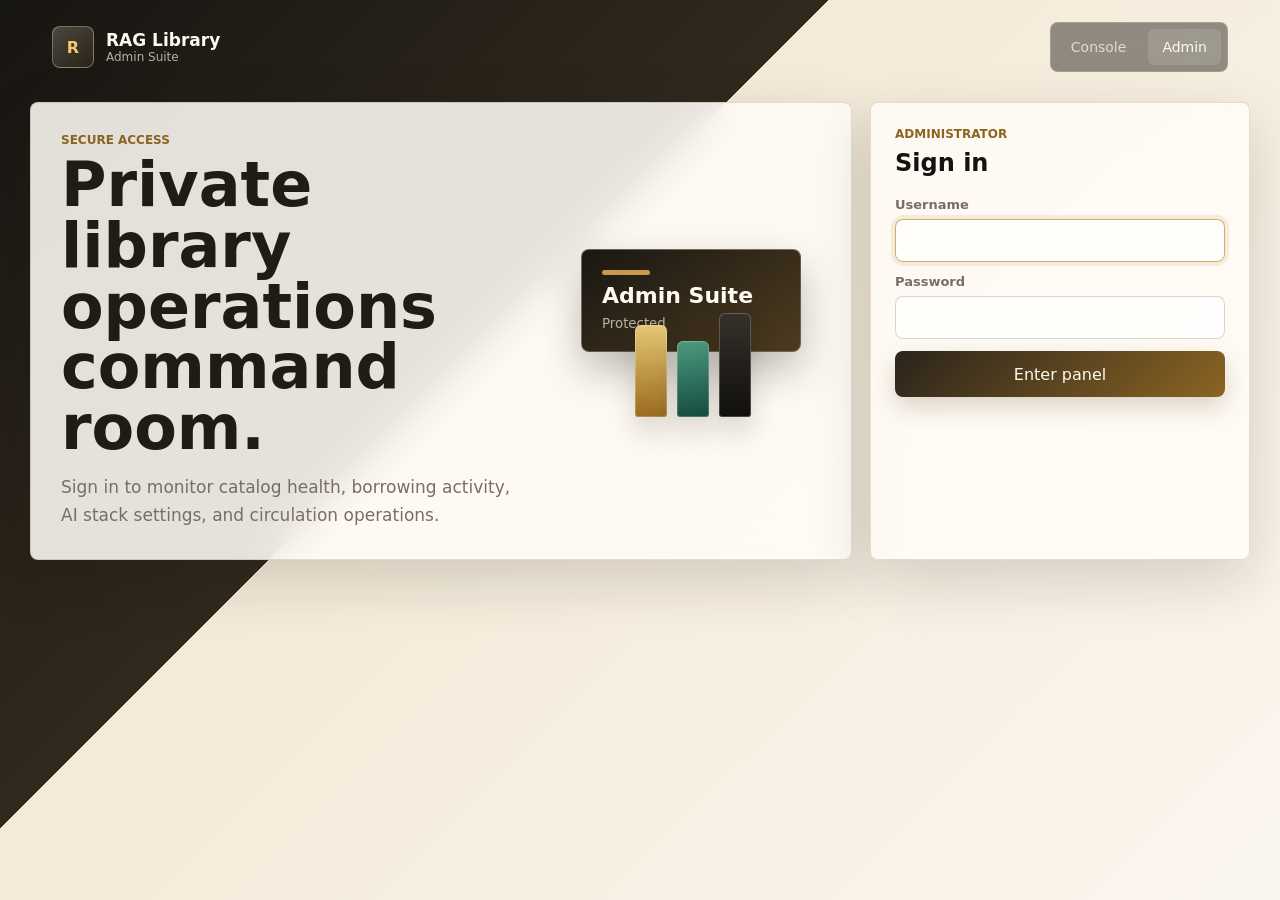
<file: static/admin.html>
<!DOCTYPE html>
<html lang="en">
<head>
  <meta charset="UTF-8" />
  <meta name="viewport" content="width=device-width, initial-scale=1.0" />
  <title>Admin Panel | RAG Library</title>
  <link rel="stylesheet" href="style.css" />
</head>
<body class="auth-page">
  <header class="topbar">
    <a class="brand" href="/" aria-label="RAG Library home">
      <span class="brand-mark">R</span>
      <span>
        <strong>RAG Library</strong>
        <small>Admin Suite</small>
      </span>
    </a>
    <nav class="nav-actions" aria-label="Primary navigation">
      <a class="nav-link" href="/">Console</a>
      <a class="nav-link is-active" href="/admin.html">Admin</a>
    </nav>
  </header>

  <main class="admin-shell">
    <section id="loginView" class="auth-layout">
      <div class="hero-panel">
        <div class="hero-copy">
          <p class="eyebrow">Secure access</p>
          <h1>Private library operations command room.</h1>
          <p class="hero-text">Sign in to monitor catalog health, borrowing activity, AI stack settings, and circulation operations.</p>
        </div>
        <div class="library-visual" aria-hidden="true">
          <div class="visual-card visual-card-main">
            <span></span>
            <strong>Admin Suite</strong>
            <small>Protected</small>
          </div>
          <div class="book-stack">
            <span class="book-spine spine-gold"></span>
            <span class="book-spine spine-green"></span>
            <span class="book-spine spine-ink"></span>
          </div>
        </div>
      </div>

      <section class="auth-panel" aria-labelledby="loginTitle">
        <p class="eyebrow">Administrator</p>
        <h2 id="loginTitle">Sign in</h2>
        <form id="loginForm" class="login-form">
          <label>
            Username
            <input id="adminUsername" name="username" autocomplete="username" required />
          </label>
          <label>
            Password
            <input id="adminPassword" name="password" type="password" autocomplete="current-password" required />
          </label>
          <button class="primary-button" type="submit">Enter panel</button>
          <p id="loginError" class="login-error" role="alert"></p>
        </form>
      </section>
    </section>

    <section id="dashboardView" class="hidden">
      <div class="admin-header">
        <div>
          <p class="eyebrow">Admin panel</p>
          <h1>Library control center</h1>
          <p id="adminMeta">Signed in</p>
        </div>
        <button id="logoutButton" class="ghost-button" type="button">Logout</button>
      </div>

      <div id="stats" class="stat-grid" aria-label="Library statistics"></div>

      <div id="adminInsightCards" class="insight-grid" aria-label="Operational insights"></div>

      <div class="admin-grid">
        <section class="surface">
          <div class="section-heading">
            <div>
              <p class="eyebrow">Inventory</p>
              <h2>Catalog status</h2>
            </div>
          </div>
          <div class="table-wrap">
            <table>
              <thead>
                <tr>
                  <th>Title</th>
                  <th>Author</th>
                  <th>Category</th>
                  <th>Copies</th>
                  <th>Location</th>
                </tr>
              </thead>
              <tbody id="adminBooks"></tbody>
            </table>
          </div>
        </section>

        <aside class="surface">
          <div class="section-heading">
            <div>
              <p class="eyebrow">Circulation</p>
              <h2>Operations</h2>
            </div>
          </div>
          <form id="operationForm" class="operation-form">
            <label>
              Student ID
              <input id="operationUserId" value="student-001" required />
            </label>
            <label>
              Book ID
              <input id="operationBookId" placeholder="book-1" required />
            </label>
            <div class="control-row">
              <button type="submit" data-action="borrow">Borrow</button>
              <button class="secondary-button" type="submit" data-action="return">Return</button>
            </div>
            <p id="operationStatus" class="status-line" role="status"></p>
          </form>
        </aside>
      </div>

      <div class="admin-grid">
        <section class="surface">
          <div class="section-heading">
            <div>
              <p class="eyebrow">Collection analytics</p>
              <h2>Category breakdown</h2>
            </div>
          </div>
          <div id="categoryBreakdown" class="category-breakdown"></div>
        </section>

        <aside class="surface">
          <div class="section-heading">
            <div>
              <p class="eyebrow">Inventory health</p>
              <h2>Low stock</h2>
            </div>
          </div>
          <div id="lowStockList" class="stock-list"></div>
        </aside>
      </div>

      <div class="admin-grid">
        <section class="surface">
          <div class="section-heading">
            <div>
              <p class="eyebrow">Activity</p>
              <h2>Recent borrowing</h2>
            </div>
          </div>
          <div id="activityList" class="activity-list"></div>
        </section>

        <aside class="surface">
          <div class="section-heading">
            <div>
              <p class="eyebrow">System</p>
              <h2>AI stack</h2>
            </div>
          </div>
          <dl id="systemList" class="system-list"></dl>
        </aside>
      </div>
    </section>
  </main>

  <script src="admin.js"></script>
</body>
</html>
</file>
<file: static/style.css>
:root {
  --ink: #15130f;
  --charcoal: #25221d;
  --paper: #f7f1e8;
  --panel: rgba(255, 252, 246, 0.88);
  --panel-strong: #fffaf1;
  --line: rgba(57, 49, 36, 0.15);
  --gold: #c69a4a;
  --gold-dark: #8a6422;
  --emerald: #1f6f5b;
  --wine: #7d3144;
  --blue: #2f5d80;
  --muted: #766f62;
  --shadow: 0 20px 60px rgba(27, 20, 11, 0.16);
}

* {
  box-sizing: border-box;
}

body {
  margin: 0;
  min-height: 100vh;
  color: var(--ink);
  font-family: Inter, ui-sans-serif, system-ui, -apple-system, BlinkMacSystemFont, "Segoe UI", sans-serif;
  background: linear-gradient(135deg, #171512 0%, #31291d 38%, #f4ead8 38%, #fbf6ef 100%);
}

button,
input {
  font: inherit;
}

button {
  border: 0;
  cursor: pointer;
}

button:disabled {
  cursor: not-allowed;
  opacity: 0.55;
}

a {
  color: inherit;
  text-decoration: none;
}

.topbar {
  display: flex;
  align-items: center;
  justify-content: space-between;
  gap: 18px;
  max-width: 1220px;
  margin: 0 auto;
  padding: 22px 22px 8px;
}

.brand {
  display: inline-flex;
  align-items: center;
  gap: 12px;
  color: #fff9ed;
}

.brand-mark {
  display: grid;
  width: 42px;
  height: 42px;
  place-items: center;
  border: 1px solid rgba(255, 244, 219, 0.35);
  border-radius: 8px;
  background: linear-gradient(145deg, rgba(255, 244, 219, 0.22), rgba(198, 154, 74, 0.08));
  color: #f2c96e;
  font-weight: 800;
}

.brand strong,
.brand small {
  display: block;
}

.brand strong {
  font-size: 17px;
  letter-spacing: 0;
}

.brand small {
  color: rgba(255, 249, 237, 0.68);
  font-size: 12px;
}

.nav-actions {
  display: flex;
  gap: 8px;
  padding: 6px;
  border: 1px solid rgba(255, 244, 219, 0.18);
  border-radius: 8px;
  background: rgba(20, 18, 15, 0.45);
  backdrop-filter: blur(18px);
}

.nav-link {
  padding: 10px 14px;
  border-radius: 6px;
  color: rgba(255, 249, 237, 0.72);
  font-size: 14px;
}

.nav-link.is-active,
.nav-link:hover {
  background: rgba(255, 250, 241, 0.12);
  color: #fffaf1;
}

.app-shell,
.admin-shell {
  width: min(1220px, calc(100% - 44px));
  margin: 0 auto;
  padding: 22px 0 42px;
}

.hero-panel,
.surface,
.auth-panel {
  border: 1px solid var(--line);
  border-radius: 8px;
  background: var(--panel);
  box-shadow: var(--shadow);
  backdrop-filter: blur(18px);
}

.hero-panel {
  display: grid;
  grid-template-columns: minmax(0, 1.25fr) minmax(280px, 0.75fr);
  gap: 28px;
  align-items: center;
  min-height: 230px;
  padding: 30px;
  overflow: hidden;
}

.eyebrow {
  margin: 0 0 8px;
  color: var(--gold-dark);
  font-size: 12px;
  font-weight: 800;
  text-transform: uppercase;
}

h1,
h2,
h3,
p {
  margin-top: 0;
}

h1 {
  max-width: 740px;
  margin-bottom: 14px;
  color: #201b13;
  font-size: clamp(34px, 5vw, 62px);
  line-height: 0.98;
  letter-spacing: 0;
}

h2 {
  margin-bottom: 0;
  font-size: 24px;
}

h3 {
  margin-bottom: 8px;
  font-size: 20px;
}

.hero-text {
  max-width: 690px;
  margin-bottom: 0;
  color: var(--muted);
  font-size: 17px;
  line-height: 1.65;
}

.library-visual {
  position: relative;
  min-height: 180px;
}

.visual-card {
  position: absolute;
  right: 20px;
  top: 8px;
  display: grid;
  gap: 8px;
  width: 220px;
  padding: 20px;
  border: 1px solid rgba(255, 250, 241, 0.28);
  border-radius: 8px;
  color: #fffaf1;
  background: linear-gradient(145deg, #191713, #4d3b1f);
  box-shadow: 0 18px 40px rgba(26, 20, 10, 0.28);
}

.visual-card span {
  width: 48px;
  height: 5px;
  border-radius: 999px;
  background: var(--gold);
}

.visual-card strong {
  font-size: 22px;
}

.visual-card small {
  color: rgba(255, 250, 241, 0.66);
}

.book-stack {
  position: absolute;
  right: 70px;
  bottom: 4px;
  display: flex;
  align-items: end;
  gap: 10px;
  height: 104px;
}

.book-spine {
  display: block;
  width: 32px;
  border-radius: 6px 6px 3px 3px;
  box-shadow: inset 0 0 0 1px rgba(255, 255, 255, 0.22), 0 14px 28px rgba(30, 21, 9, 0.18);
}

.spine-gold {
  height: 92px;
  background: linear-gradient(180deg, #e5c775, #9a6b20);
}

.spine-green {
  height: 76px;
  background: linear-gradient(180deg, #4a9a7f, #174d40);
}

.spine-ink {
  height: 104px;
  background: linear-gradient(180deg, #35302a, #11100d);
}

.spine-ivory {
  height: 84px;
  background: linear-gradient(180deg, #fff6e3, #cdbb98);
}

.workspace-grid {
  display: grid;
  grid-template-columns: minmax(0, 0.95fr) minmax(360px, 1.05fr);
  gap: 18px;
  margin-top: 18px;
}

.surface {
  padding: 20px;
}

.section-heading {
  display: flex;
  align-items: flex-start;
  justify-content: space-between;
  gap: 16px;
  margin-bottom: 18px;
}

.metric-pill,
.availability,
.book-category {
  display: inline-flex;
  align-items: center;
  min-height: 28px;
  padding: 6px 10px;
  border-radius: 999px;
  font-size: 12px;
  font-weight: 800;
}

.metric-pill {
  color: #46371d;
  background: rgba(198, 154, 74, 0.16);
  border: 1px solid rgba(198, 154, 74, 0.28);
}

.control-row,
.chat-row,
.borrow-strip,
.operation-form {
  display: flex;
  gap: 10px;
}

input {
  width: 100%;
  min-width: 0;
  padding: 13px 14px;
  border: 1px solid rgba(37, 34, 29, 0.18);
  border-radius: 8px;
  outline: none;
  color: var(--ink);
  background: rgba(255, 255, 255, 0.72);
}

input:focus {
  border-color: rgba(198, 154, 74, 0.8);
  box-shadow: 0 0 0 4px rgba(198, 154, 74, 0.15);
}

.control-row button,
.chat-row button,
.primary-button,
.operation-form button {
  min-height: 46px;
  padding: 0 18px;
  border-radius: 8px;
  color: #fffaf1;
  background: linear-gradient(135deg, #2a241b, #8b6423);
  box-shadow: 0 10px 24px rgba(74, 49, 16, 0.2);
}

.secondary-button {
  min-height: 40px;
  padding: 0 14px;
  border-radius: 8px;
  color: #2b2315;
  background: #f1dfb9;
}

.ghost-button {
  min-height: 40px;
  padding: 0 14px;
  border: 1px solid rgba(255, 250, 241, 0.24);
  border-radius: 8px;
  color: #fffaf1;
  background: rgba(255, 250, 241, 0.08);
}

.borrow-strip {
  align-items: center;
  margin-top: 12px;
  padding: 10px;
  border: 1px solid var(--line);
  border-radius: 8px;
  background: rgba(255, 255, 255, 0.45);
}

.borrow-strip label {
  flex: 0 0 auto;
  color: var(--muted);
  font-size: 13px;
  font-weight: 800;
}

.status-line {
  min-height: 22px;
  margin: 12px 0 10px;
  color: var(--muted);
  font-size: 14px;
}

.status-line[data-tone="success"] {
  color: var(--emerald);
}

.status-line[data-tone="danger"] {
  color: var(--wine);
}

.books {
  display: grid;
  gap: 12px;
  max-height: 560px;
  overflow-y: auto;
  padding-right: 4px;
}

.book {
  display: grid;
  grid-template-columns: 1fr auto;
  gap: 14px;
  align-items: end;
  padding: 16px;
  border: 1px solid var(--line);
  border-radius: 8px;
  background: rgba(255, 255, 255, 0.58);
}

.book-topline {
  display: flex;
  flex-wrap: wrap;
  gap: 8px;
  margin-bottom: 12px;
}

.book-category {
  color: #473719;
  background: rgba(198, 154, 74, 0.17);
}

.availability.is-available {
  color: #125c48;
  background: rgba(31, 111, 91, 0.12);
}

.availability.is-unavailable {
  color: #763043;
  background: rgba(125, 49, 68, 0.12);
}

.book p {
  margin-bottom: 14px;
  color: var(--muted);
}

.book dl {
  display: grid;
  grid-template-columns: repeat(3, minmax(0, 1fr));
  gap: 8px;
  margin: 0;
}

.book dt {
  color: var(--muted);
  font-size: 11px;
  font-weight: 800;
  text-transform: uppercase;
}

.book dd {
  margin: 2px 0 0;
  overflow-wrap: anywhere;
  font-size: 13px;
}

.prompt-chips {
  display: flex;
  flex-wrap: wrap;
  gap: 8px;
  margin-bottom: 14px;
}

.prompt-chips button {
  min-height: 36px;
  padding: 0 12px;
  border: 1px solid rgba(198, 154, 74, 0.24);
  border-radius: 999px;
  color: #4e3d1f;
  background: rgba(198, 154, 74, 0.12);
}

.messages {
  height: 470px;
  overflow-y: auto;
  margin-bottom: 10px;
  padding: 14px;
  border: 1px solid var(--line);
  border-radius: 8px;
  background:
    linear-gradient(180deg, rgba(255, 252, 246, 0.72), rgba(247, 241, 232, 0.88)),
    repeating-linear-gradient(90deg, rgba(198, 154, 74, 0.05) 0, rgba(198, 154, 74, 0.05) 1px, transparent 1px, transparent 58px);
}

.msg {
  width: fit-content;
  max-width: min(82%, 620px);
  margin: 10px 0;
  padding: 12px 14px;
  border-radius: 8px;
  white-space: pre-wrap;
  line-height: 1.5;
  box-shadow: 0 8px 22px rgba(31, 27, 20, 0.08);
}

.msg.user {
  margin-left: auto;
  color: #fffaf1;
  background: linear-gradient(135deg, #224e42, #1f6f5b);
}

.msg.bot {
  color: #2d261b;
  background: rgba(255, 250, 241, 0.94);
  border: 1px solid rgba(198, 154, 74, 0.2);
}

.typing {
  min-height: 22px;
  margin-bottom: 8px;
  color: var(--muted);
  font-size: 14px;
}

.hidden {
  display: none !important;
}

.empty-state {
  padding: 24px;
  border: 1px dashed rgba(37, 34, 29, 0.22);
  border-radius: 8px;
  color: var(--muted);
  text-align: center;
  background: rgba(255, 255, 255, 0.42);
}

.auth-page {
  min-height: 100vh;
}

.admin-shell {
  display: grid;
  gap: 18px;
}

.auth-layout {
  display: grid;
  grid-template-columns: minmax(0, 1fr) 380px;
  gap: 18px;
  align-items: stretch;
}

.auth-panel {
  padding: 24px;
}

.login-form {
  display: grid;
  gap: 12px;
  margin-top: 20px;
}

.login-form label,
.operation-form label {
  display: grid;
  gap: 7px;
  color: var(--muted);
  font-size: 13px;
  font-weight: 800;
}

.login-error {
  min-height: 22px;
  margin: 0;
  color: var(--wine);
  font-size: 14px;
}

.admin-header {
  display: flex;
  align-items: center;
  justify-content: space-between;
  gap: 16px;
  padding: 22px;
  border-radius: 8px;
  color: #fffaf1;
  background: linear-gradient(135deg, #171512, #42331d 64%, #1f4e41);
  box-shadow: var(--shadow);
}

.admin-header h1 {
  margin: 0;
  color: #fffaf1;
  font-size: clamp(28px, 4vw, 46px);
}

.admin-header p {
  margin: 6px 0 0;
  color: rgba(255, 250, 241, 0.68);
}

.stat-grid {
  display: grid;
  grid-template-columns: repeat(4, minmax(0, 1fr));
  gap: 12px;
}

.stat-card {
  padding: 18px;
  border: 1px solid var(--line);
  border-radius: 8px;
  background: var(--panel);
  box-shadow: 0 12px 32px rgba(27, 20, 11, 0.1);
}

.stat-card span {
  color: var(--muted);
  font-size: 12px;
  font-weight: 800;
  text-transform: uppercase;
}

.stat-card strong {
  display: block;
  margin-top: 8px;
  font-size: 32px;
}

.admin-grid {
  display: grid;
  grid-template-columns: minmax(0, 1fr) 360px;
  gap: 18px;
}

.table-wrap {
  overflow-x: auto;
}

table {
  width: 100%;
  border-collapse: collapse;
}

th,
td {
  padding: 13px 12px;
  border-bottom: 1px solid var(--line);
  text-align: left;
  vertical-align: top;
  font-size: 14px;
}

th {
  color: var(--muted);
  font-size: 12px;
  text-transform: uppercase;
}

.operation-form {
  display: grid;
}

.activity-list {
  display: grid;
  gap: 10px;
}

.activity-item {
  padding: 13px;
  border: 1px solid var(--line);
  border-radius: 8px;
  background: rgba(255, 255, 255, 0.5);
}

.activity-item strong,
.activity-item span {
  display: block;
}

.activity-item span {
  margin-top: 4px;
  color: var(--muted);
  font-size: 13px;
}

.system-list {
  display: grid;
  gap: 10px;
  margin: 0;
}

.system-list div {
  display: flex;
  justify-content: space-between;
  gap: 12px;
  padding-bottom: 10px;
  border-bottom: 1px solid var(--line);
}

.system-list dt {
  color: var(--muted);
  font-weight: 800;
}

.system-list dd {
  margin: 0;
  text-align: right;
}

@media (max-width: 980px) {
  body {
    background:
      linear-gradient(180deg, #171512 0, #31291d 260px, #fbf6ef 260px, #fbf6ef 100%);
  }

  .hero-panel,
  .workspace-grid,
  .auth-layout,
  .admin-grid {
    grid-template-columns: 1fr;
  }

  .library-visual {
    min-height: 140px;
  }

  .stat-grid {
    grid-template-columns: repeat(2, minmax(0, 1fr));
  }
}

@media (max-width: 640px) {
  .topbar,
  .admin-header,
  .section-heading,
  .control-row,
  .chat-row,
  .borrow-strip {
    align-items: stretch;
    flex-direction: column;
  }

  .topbar {
    padding-inline: 14px;
  }

  .app-shell,
  .admin-shell {
    width: min(100% - 24px, 1220px);
  }

  .hero-panel,
  .surface,
  .auth-panel {
    padding: 16px;
  }

  .book {
    grid-template-columns: 1fr;
  }

  .book dl,
  .stat-grid {
    grid-template-columns: 1fr;
  }

  .messages {
    height: 420px;
  }
}

/* Adapted professional components from the provided LibraryOS mockup. */
.stats-grid,
.insight-grid {
  display: grid;
  gap: 14px;
}

.stats-grid {
  grid-template-columns: repeat(4, minmax(0, 1fr));
}

.public-stats {
  margin-top: 18px;
}

.stat-card {
  position: relative;
  overflow: hidden;
  padding: 18px;
  border: 1px solid var(--line);
  border-radius: 8px;
  background: rgba(255, 252, 246, 0.86);
  box-shadow: 0 12px 32px rgba(27, 20, 11, 0.1);
}

.stat-card::before {
  content: "";
  position: absolute;
  top: 0;
  left: 0;
  right: 0;
  height: 3px;
  background: var(--stat-line, var(--gold));
}

.stat-card.blue { --stat-line: var(--blue); }
.stat-card.teal { --stat-line: var(--emerald); }
.stat-card.green { --stat-line: #4a9a7f; }
.stat-card.amber { --stat-line: var(--gold); }

.stat-top {
  display: flex;
  align-items: center;
  justify-content: space-between;
  gap: 12px;
  margin-bottom: 14px;
}

.stat-label {
  color: var(--muted);
  font-size: 12px;
  font-weight: 800;
  text-transform: uppercase;
}

.stat-icon {
  display: grid;
  width: 36px;
  height: 36px;
  place-items: center;
  border: 1px solid rgba(198, 154, 74, 0.24);
  border-radius: 8px;
  color: #4e3d1f;
  background: rgba(198, 154, 74, 0.12);
  font-size: 11px;
  font-weight: 900;
}

.stat-value {
  display: block;
  margin-top: 0;
  color: #201b13;
  font-size: 34px;
  line-height: 1;
}

.stat-delta {
  display: block;
  margin-top: 8px;
  color: var(--emerald);
  font-size: 13px;
}

.filter-chips {
  display: flex;
  flex-wrap: wrap;
  gap: 8px;
  margin: 14px 0 0;
}

.chip {
  min-height: 34px;
  padding: 0 13px;
  border: 1px solid rgba(198, 154, 74, 0.24);
  border-radius: 999px;
  color: #4e3d1f;
  background: rgba(198, 154, 74, 0.1);
  font-size: 12px;
  font-weight: 800;
}

.chip:hover,
.chip.active {
  color: #fffaf1;
  background: linear-gradient(135deg, #2a241b, #8b6423);
}

.catalog-card {
  align-items: center;
  border-color: rgba(57, 49, 36, 0.12);
  background: rgba(255, 252, 246, 0.72);
  animation: fadeUp 0.34s ease both;
}

@keyframes fadeUp {
  from {
    opacity: 0;
    transform: translateY(12px);
  }
  to {
    opacity: 1;
    transform: translateY(0);
  }
}

.catalog-card-main {
  display: flex;
  align-items: flex-start;
  gap: 14px;
  min-width: 0;
}

.catalog-spine {
  display: grid;
  flex: 0 0 auto;
  width: 48px;
  height: 64px;
  place-items: center;
  border: 1px solid rgba(198, 154, 74, 0.28);
  border-radius: 8px;
  color: #fffaf1;
  background: linear-gradient(160deg, #2a241b, #8b6423);
  box-shadow: 0 12px 26px rgba(44, 31, 13, 0.16);
  font-size: 13px;
  font-weight: 900;
}

.book-info {
  min-width: 0;
}

.avail-badge {
  display: inline-flex;
  align-items: center;
  gap: 6px;
  min-height: 28px;
  padding: 5px 10px;
  border-radius: 999px;
  font-size: 12px;
  font-weight: 800;
}

.avail-badge .dot {
  width: 6px;
  height: 6px;
  border-radius: 999px;
  background: currentColor;
}

.avail-badge.available {
  color: #125c48;
  background: rgba(31, 111, 91, 0.12);
}

.avail-badge.limited {
  color: #7b5717;
  background: rgba(198, 154, 74, 0.18);
}

.avail-badge.unavailable {
  color: #763043;
  background: rgba(125, 49, 68, 0.12);
}

.assistant-header {
  display: flex;
  align-items: center;
  gap: 14px;
  margin-bottom: 14px;
}

.bot-avatar {
  display: grid;
  flex: 0 0 auto;
  width: 46px;
  height: 46px;
  place-items: center;
  border-radius: 999px;
  color: #fffaf1;
  background: linear-gradient(135deg, #224e42, #1f6f5b);
  box-shadow: 0 12px 26px rgba(31, 111, 91, 0.2);
  font-size: 13px;
  font-weight: 900;
}

.chat-header-info {
  flex: 1;
  min-width: 0;
}

.chat-header-info .eyebrow {
  margin-bottom: 3px;
}

.chat-header-info h2 {
  margin-bottom: 2px;
}

.chat-header-info span {
  color: var(--emerald);
  font-size: 13px;
}

.clear-chat-button {
  flex: 0 0 auto;
}

.assistant-context {
  display: flex;
  align-items: center;
  justify-content: space-between;
  gap: 14px;
  margin-bottom: 14px;
  padding: 12px;
  border: 1px solid rgba(198, 154, 74, 0.2);
  border-radius: 8px;
  background: rgba(255, 255, 255, 0.46);
}

.assistant-context strong,
.assistant-context span {
  display: block;
}

.assistant-context div span {
  margin-top: 3px;
  color: var(--muted);
  font-size: 13px;
}

.msg {
  display: grid;
  gap: 8px;
}

.msg-bubble {
  white-space: pre-wrap;
}

.sources-block {
  display: grid;
  gap: 6px;
  padding: 10px;
  border: 1px solid rgba(198, 154, 74, 0.22);
  border-radius: 8px;
  background: rgba(198, 154, 74, 0.08);
}

.sources-title {
  color: var(--gold-dark);
  font-size: 12px;
  font-weight: 900;
  text-transform: uppercase;
}

.source-item {
  color: var(--muted);
  font-size: 12px;
  overflow-wrap: anywhere;
}

.insight-grid {
  grid-template-columns: repeat(3, minmax(0, 1fr));
}

.insight-card {
  padding: 16px;
  border: 1px solid var(--line);
  border-radius: 8px;
  background: rgba(255, 252, 246, 0.82);
  box-shadow: 0 10px 28px rgba(27, 20, 11, 0.08);
}

.insight-card span {
  color: var(--muted);
  font-size: 12px;
  font-weight: 800;
  text-transform: uppercase;
}

.insight-card strong {
  display: block;
  margin-top: 8px;
  font-size: 28px;
}

.insight-card p {
  margin: 7px 0 0;
  color: var(--muted);
  font-size: 13px;
}

.copy-meter {
  display: grid;
  gap: 7px;
  min-width: 120px;
}

.copy-meter span {
  font-weight: 800;
}

.progress-bar {
  height: 6px;
  overflow: hidden;
  border-radius: 999px;
  background: rgba(57, 49, 36, 0.1);
}

.progress-fill {
  height: 100%;
  border-radius: inherit;
  background: linear-gradient(90deg, var(--emerald), var(--gold));
}

.table-book-title {
  display: block;
  margin-bottom: 3px;
}

td small {
  color: var(--muted);
}

.category-breakdown,
.stock-list {
  display: grid;
  gap: 10px;
}

.category-row,
.stock-item {
  display: grid;
  gap: 10px;
  padding: 13px;
  border: 1px solid var(--line);
  border-radius: 8px;
  background: rgba(255, 255, 255, 0.5);
}

.category-row {
  grid-template-columns: minmax(0, 1fr) minmax(160px, 0.45fr);
  align-items: center;
}

.category-row strong,
.stock-item strong {
  display: block;
}

.category-row span,
.stock-item span {
  color: var(--muted);
  font-size: 13px;
}

.category-progress {
  display: grid;
  grid-template-columns: 1fr 38px;
  align-items: center;
  gap: 8px;
}

.stock-item.is-empty {
  border-color: rgba(125, 49, 68, 0.24);
  background: rgba(125, 49, 68, 0.08);
}

@media (max-width: 980px) {
  .stats-grid,
  .insight-grid {
    grid-template-columns: repeat(2, minmax(0, 1fr));
  }

  .category-row {
    grid-template-columns: 1fr;
  }
}

@media (max-width: 640px) {
  .stats-grid,
  .insight-grid {
    grid-template-columns: 1fr;
  }

  .assistant-header,
  .assistant-context,
  .catalog-card-main {
    align-items: stretch;
  }

  .assistant-context {
    flex-direction: column;
  }

  .catalog-card-main {
    flex-direction: column;
  }
}
</file>
